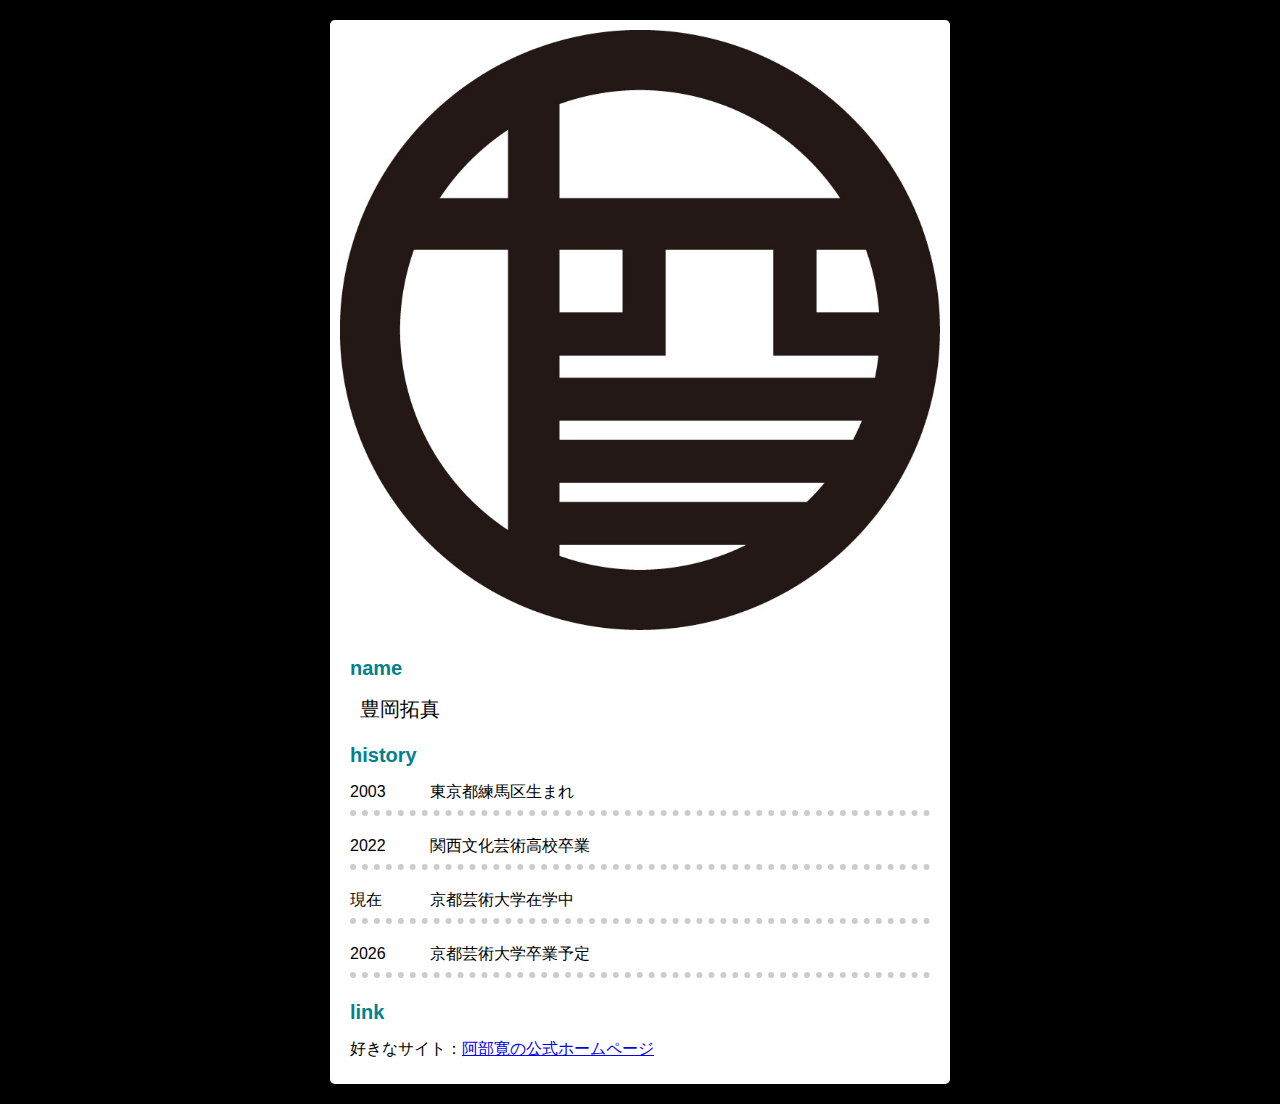
<file: index.html>
<!DOCTYPE html>
<html lang="ja">
  <head>
    <meta charset="utf-8">
    <meta name="viewport" content="width=device-width, initial-scale=1.0">
    <meta http-equiv="X-UA-Compatible" content="ie=edge">
    <title>sample CV</title>
    <link rel="stylesheet" href="./style.css">
  </head>

  <body>
    <div class="wrapper">

      <!-- 画像 -->
      <div id="card">
        <img src="toyo-icon-1.jpg" alt="カード">
      </div>

      <!-- 個人情報なので注意 -->
      <div class="profile">
        <h2 class="title">name</h2>
        <h1 class="name">豊岡拓真
        </h1>

        <h2 class="title">history</h2>
        <ul class="history_list">
          <li><div class="year">2003</div><div class="txt">東京都練馬区生まれ</div></li>
          <li><div class="year">2022</div><div class="txt">関西文化芸術高校卒業</div></li>
          <li><div class="year">現在</div><div class="txt">京都芸術大学在学中</div></li>
          <li><div class="year">2026</div><div>京都芸術大学卒業予定</div></li>
        </ul>

        <h2 class="title">link</h2>
        <div>
          好きなサイト：<a href="http://abehiroshi.la.coocan.jp/" target="_blank">阿部寛の公式ホームページ</a>
        </div>

      </div>



    </div>
  </body>

</html>
</file>
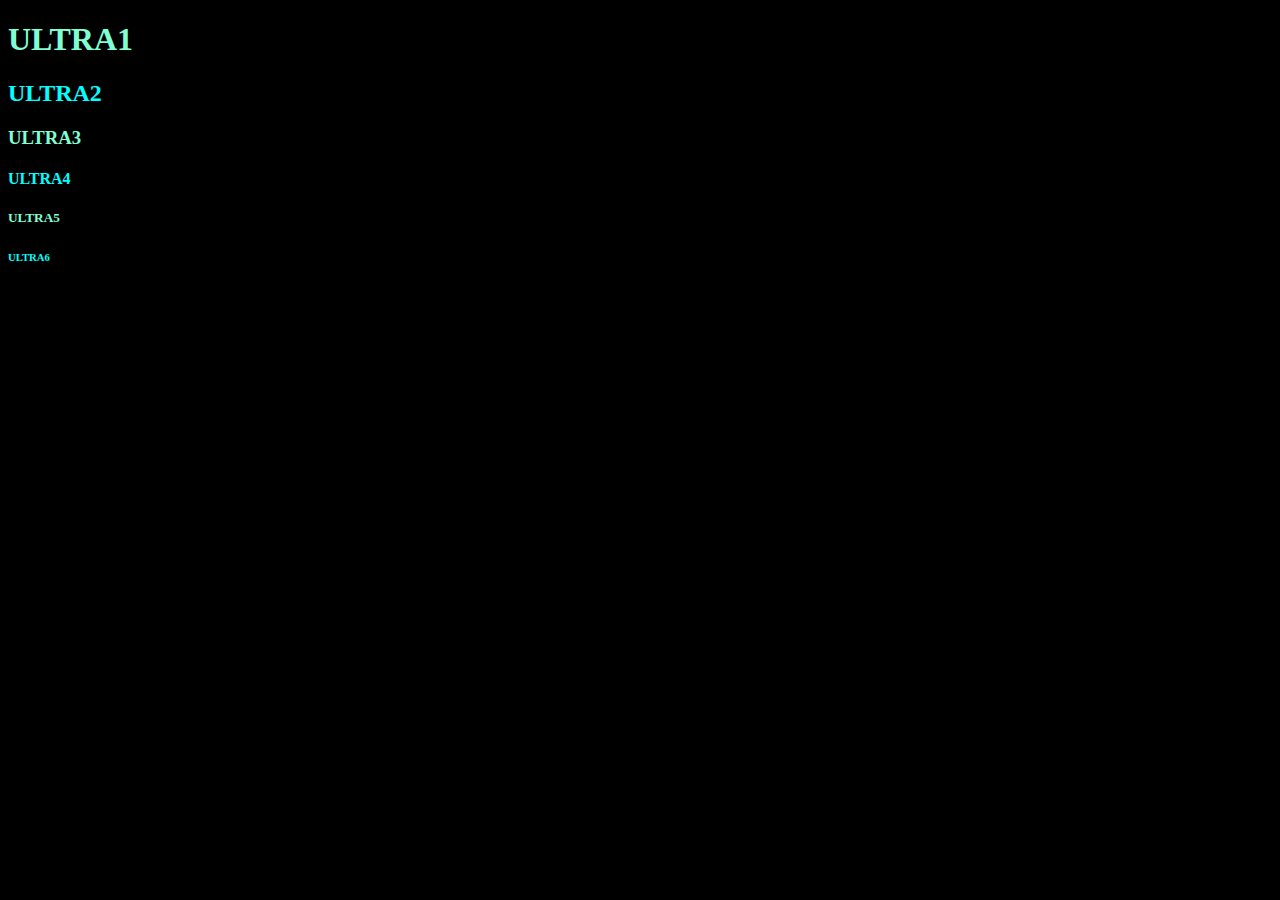
<file: practice.html>
<!DOCTYPE html>
<html lang="en">

<head>
    <meta charset="UTF-8">
    <meta http-equiv="X-UA-Compatible" content="IE=edge">
    <meta name="viewport" content="width=device-width, initial-scale=1.0">
    <title>練習</title>
    <link rel="stylesheet" href="./practice.css">
</head>

<body>
    <div>
        <h1>ULTRA1</h1>
        <h2>ULTRA2</h2>
        <h3>ULTRA3</h3>
        <h4>ULTRA4</h4>
        <h5>ULTRA5</h5>
        <h6>ULTRA6</h6>
    </div>
</body>

</html>
</file>
<file: style.css>
body{
  font-family: "Helvetica Neue",Arial,"Hiragino Kaku Gothic ProN","Hiragino Sans",Meiryo,sans-serif;
  margin: 0;
  padding: 20px;
  background-color: rgb(0, 0, 0);
  line-height: 1.8;
}

*{
  margin: 0;
  padding: 0;
  list-style: none;
}


img{
  max-width: 100%;
  height: auto;
}

.wrapper{
  max-width: 600px;
  margin: 0 auto;
  background-color: #fff;
  padding: 10px;
  border-radius: 5px;
  box-shadow: 0 0 10px 0px rgba(0,0,0,0.2);
}

#namecard{
  text-align: center;
}


/* 名前 */
h1.name{
  font-weight: normal;
  font-size: 20px;
  padding-left: 10px;
  margin-bottom: 10px;
}

/* 経歴部分 */
h2.title{
  font-size: 20px;
  color: rgb(0, 130, 140);
  margin-bottom: 5px;
}

.profile{
  padding: 10px;
}

ul.history_list li{
  list-style: none;
  display: flex;
  border-bottom: 6px dotted #ccc;/* 下線の点線 */
  margin-bottom: 1em;
  padding-bottom: 0.2em;
}

ul.history_list li div.txt{
  flex: 1;
}

div.year{
  width: 5em;
}
</file>
<file: practice.css>
body {
    color: aquamarine;
    background-color: black;
}

h2 {
    color: aqua;
}

h4 {
    color: aqua;
}

h6 {
    color: aqua;
}
</file>
